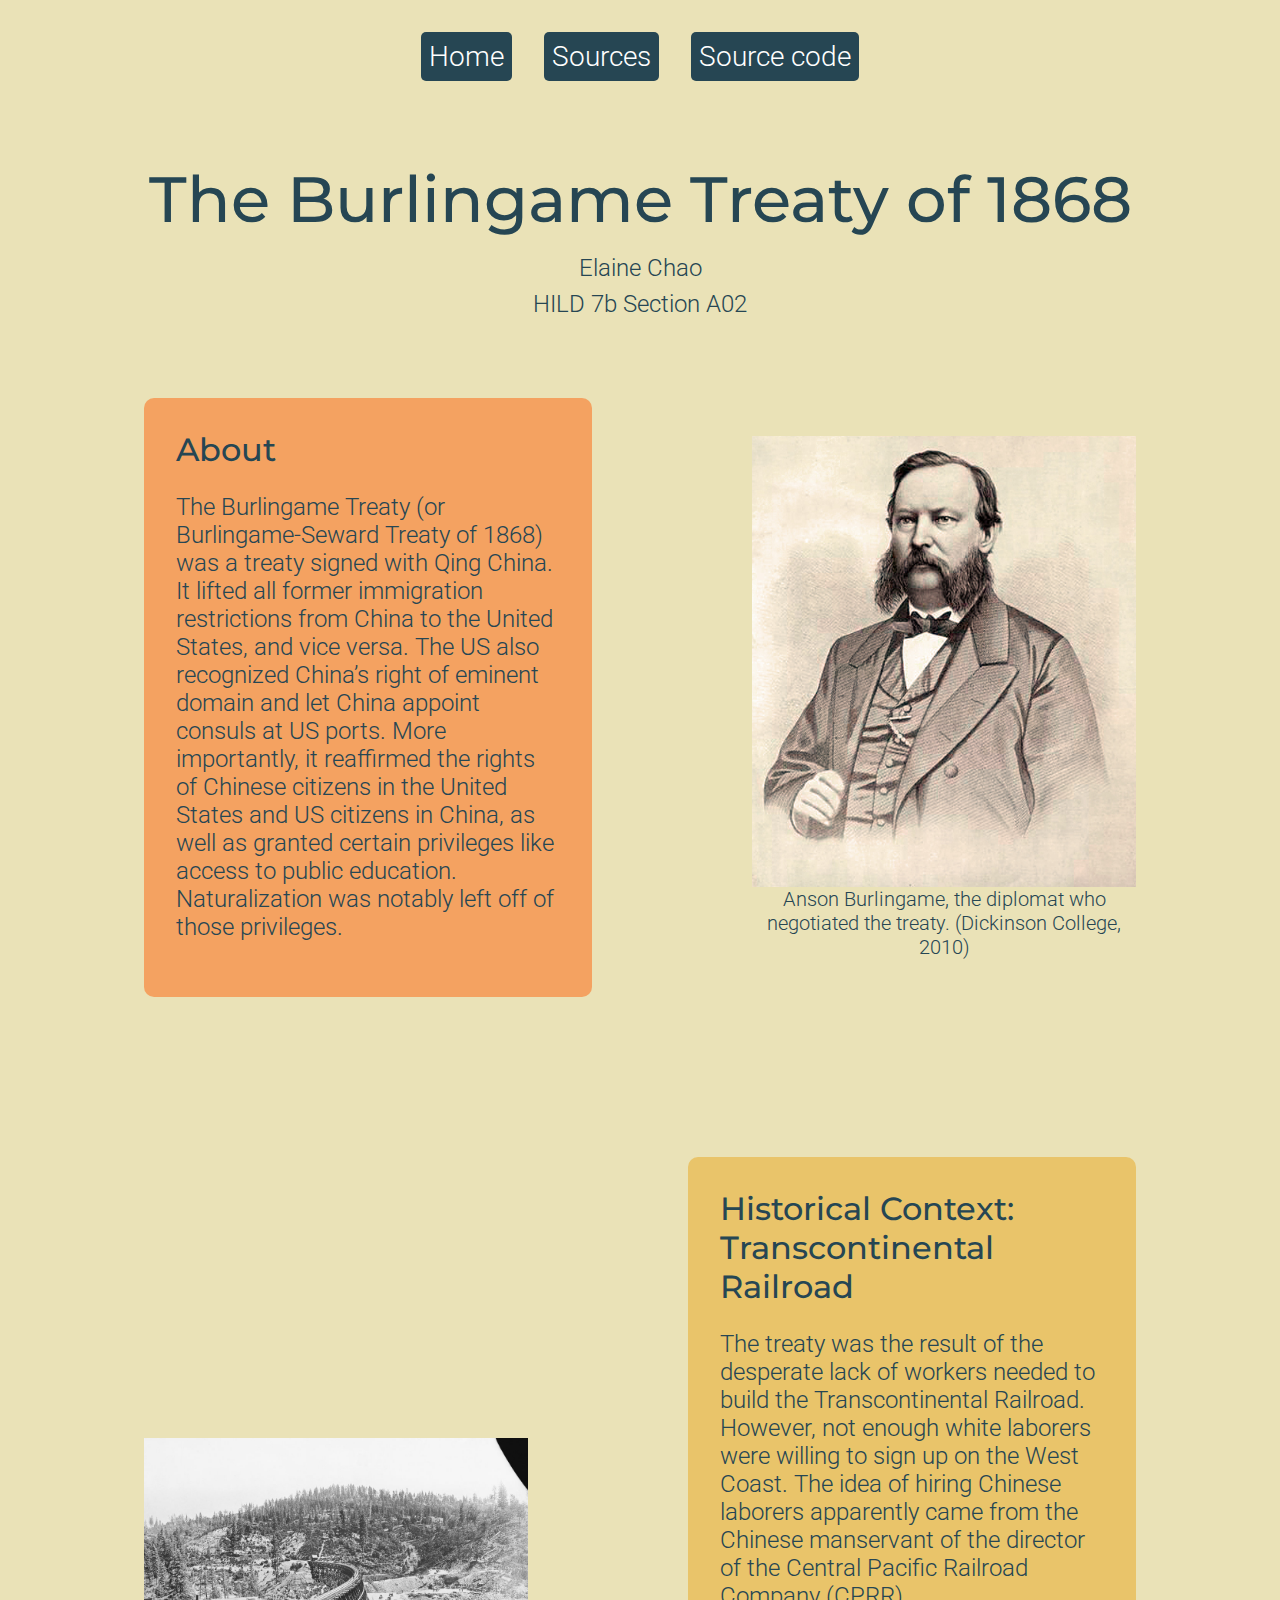
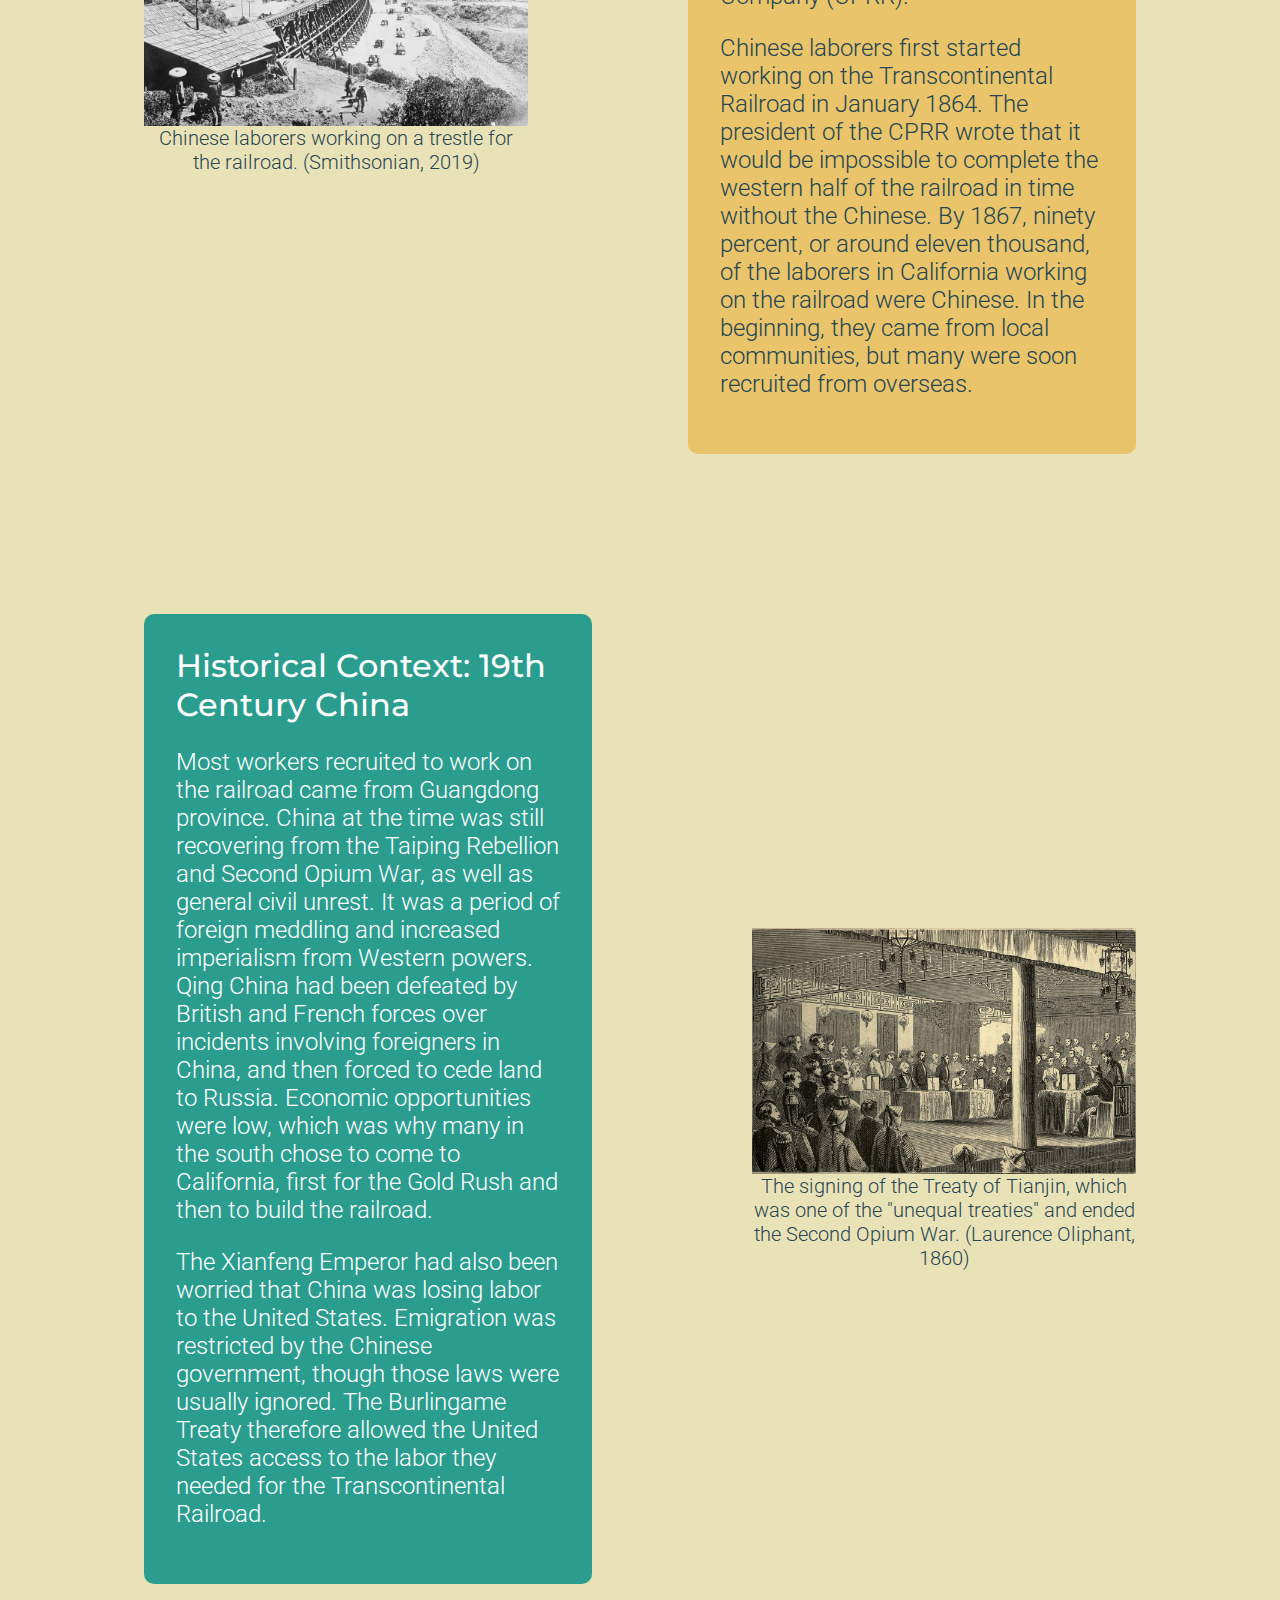
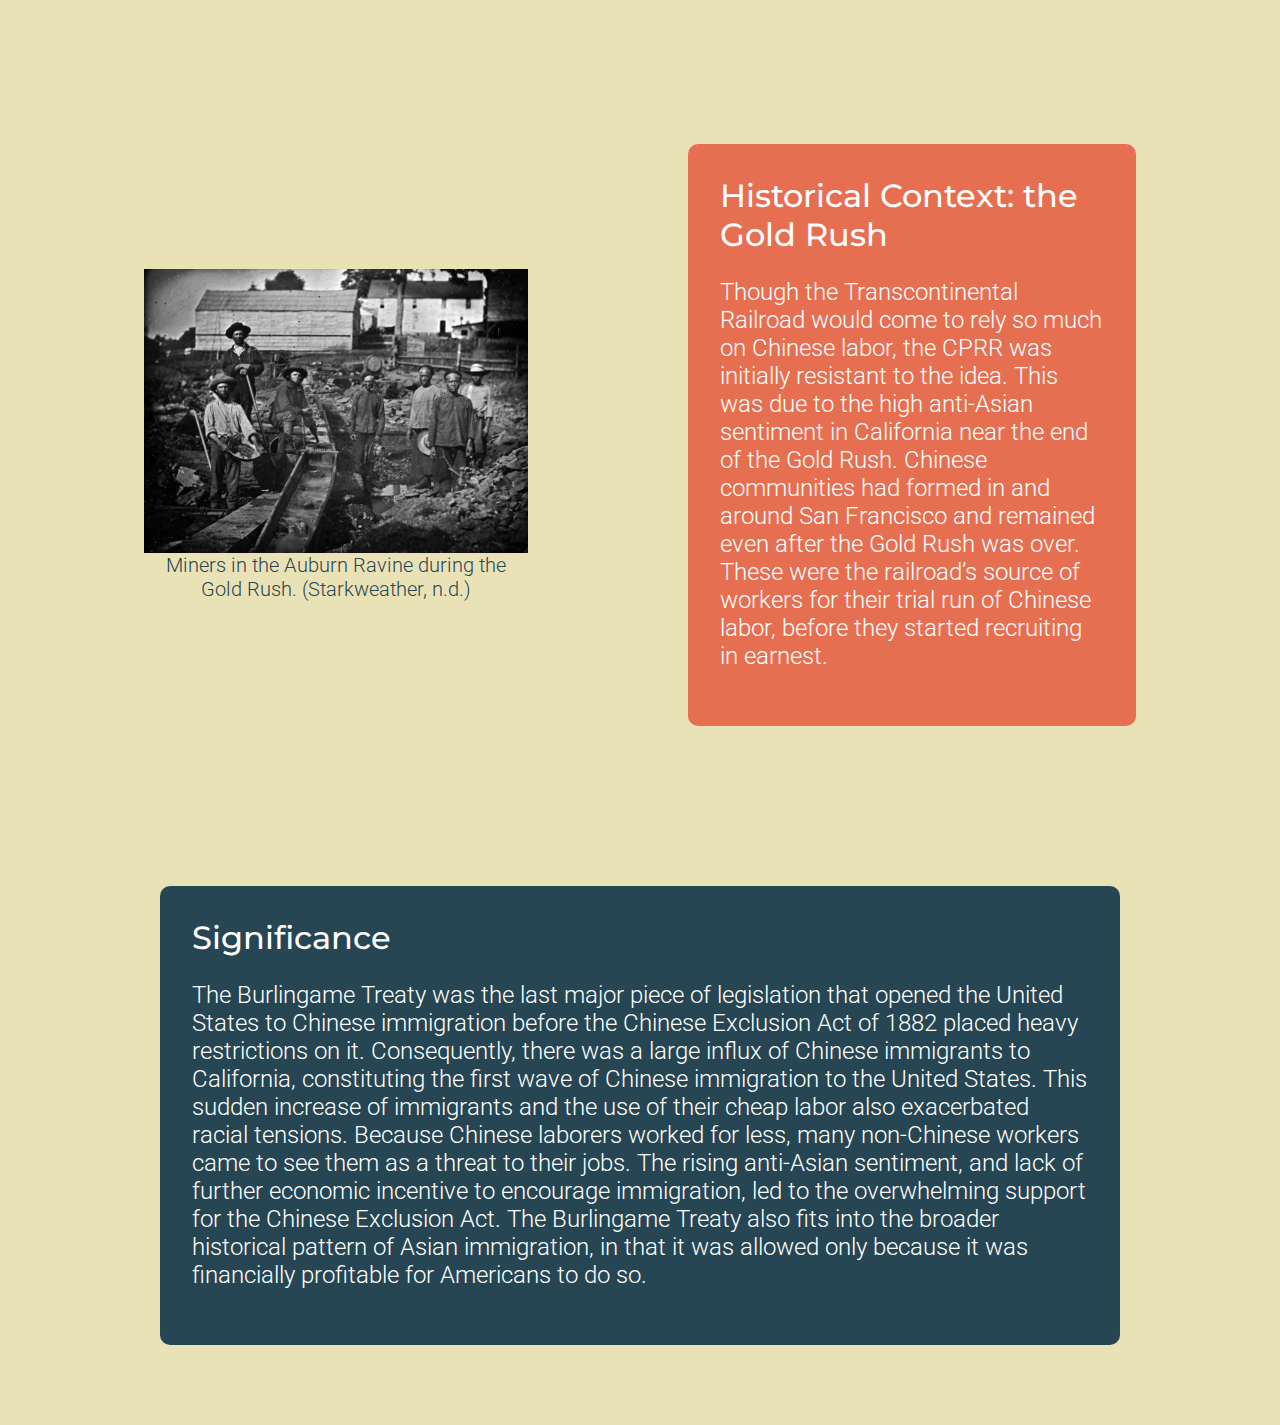
<file: index.html>
<!doctype html>
<html>
<head>
<meta charset="utf-8">
<title>Burlingame Treaty- Hild 7b project</title>
<link href="https://fonts.googleapis.com/css2?family=Merriweather:wght@300;400;700&family=Montserrat:wght@200;300;400;500;600&family=Roboto:ital,wght@0,300;0,400;0,500;1,300;1,400&display=swap" rel="stylesheet">
<link href="css/fonts.css" type="text/css" rel="stylesheet">
<link href="css/colors.css" type="text/css" rel="stylesheet"> 
<link href="css/layout.css" type="text/css" rel="stylesheet">
<meta name="description" content="HILD7B project">
<meta http-equiv="author" content="Elaine Chao">
<meta name="robots" content = "noimageindex">
</head>

<body>
    <div class="header">
        <a class = "navlink" href = "./index.html">Home</a>
        <a class = "navlink" href = "./sources.html">Sources</a>
        <a class = "navlink" href = "https://github.com/sol-reveille/hild7b-project" target="_blank">Source code</a>
    </div>
    <h1>The Burlingame Treaty of 1868</h1>
    <p class="credit">Elaine Chao</p>
    <p class="credit"> HILD 7b Section A02</p>
    <div id="row1" class="row">
        <div id="about" class="textbox">
            <h2>About</h2>
            <p>
                The Burlingame Treaty (or Burlingame-Seward Treaty of 1868) was a treaty signed with Qing China. It lifted all former immigration restrictions from China to the United States,
                and vice versa. The US also recognized China’s right of eminent domain and let China appoint consuls at US ports. More importantly, it reaffirmed the rights of Chinese 
                citizens in the United States and US citizens in China, as well as granted certain privileges like access to public education. Naturalization was notably left off of those privileges.
            </p>
        </div>
            <div id="burlingame" class="image">
                <img src="images/HD_burlingameA.jpg" alt="anson burlingame" >
                <div class="caption">
                    <p>Anson Burlingame, the diplomat who negotiated the treaty. (Dickinson College, 2010)</p>
                </div>
            </div>
    </div>
    <div class="row">
            <div id="railroad" class="image">
                <img src="images/transrail.jpg" alt="transcontinental railroad" id="transrail">
                <div class="caption">
                    <p>Chinese laborers working on a trestle for the railroad. (Smithsonian, 2019)</p>
                </div>
            </div>     
            <div id="context1" class="textbox">
                <h2>Historical Context: Transcontinental Railroad</h2>
                <p>
                    The treaty was the result of the desperate lack of workers needed to build the Transcontinental Railroad. However, not enough white laborers were willing to sign up on the 
                    West Coast. The idea of hiring Chinese laborers apparently came from the Chinese manservant of the director of the Central Pacific Railroad Company (CPRR).
                </p>
                <p>
                    Chinese laborers first started working on the Transcontinental Railroad in January 1864. The president of the CPRR wrote that it would be impossible to complete the western 
                    half of the railroad in time without the Chinese. By 1867, ninety percent, or around eleven thousand, of the laborers in California working on the railroad were Chinese. In the 
                    beginning, they came from local communities, but many were soon recruited from overseas.
                </p>
            </div>  
    </div>
    <div class="row">
        <div id="context2" class="textbox">
            <h2>Historical Context: 19th Century China</h2>
            <p>
                Most workers recruited to work on the railroad came from Guangdong province. China at the time was still recovering from the Taiping Rebellion and Second Opium War, as well as 
                general civil unrest. It was a period of foreign meddling and increased imperialism from Western powers. Qing China had been defeated by British and French forces over incidents 
                involving foreigners in China, and then forced to cede land to Russia. Economic opportunities were low, which was why many in the south chose to come to California, first for the 
                Gold Rush and then to build the railroad.
            </p>
            <p>
                The Xianfeng Emperor had also been worried that China was losing labor to the United States. Emigration was restricted by the Chinese government, though those laws were usually ignored. 
                The Burlingame Treaty therefore allowed the United States access to the labor they needed for the Transcontinental Railroad.
            </p>
        </div>
            <div id="qing" class="image">
                <img src="images/1280px-Signing_the_Treaty_of_Tientsin.jpg" alt="treaty of tianjin" id="tianjin">
                <div class="caption">
                    <p>The signing of the Treaty of Tianjin, which was one of the "unequal treaties" and ended the Second Opium War. (Laurence Oliphant, 1860) </p>
                </div>
            </div>
        
    </div>
    <div class="row">
            <div id="gold" class="image">
                <img src="images/goldrush.png" alt="gold rush" id="goldrush">
                <div class="caption">
                    <p>Miners in the Auburn Ravine during the Gold Rush. (Starkweather, n.d.) </p>
                </div>
            </div>
            <div id="context3" class="textbox">
                <h2>Historical Context: the Gold Rush</h2>
                <p>
                    Though the Transcontinental Railroad would come to rely so much on Chinese labor, the CPRR was initially resistant to the idea. This was due to the high anti-Asian sentiment in 
                    California near the end of the Gold Rush. Chinese communities had formed in and around San Francisco and remained even after the Gold Rush was over. These were the railroad’s source 
                    of workers for their trial run of Chinese labor, before they started recruiting in earnest.
                </p>
            </div>
    </div>
    <div class="row">
        <div id="significance" class="textbox">
            <h2>Significance</h2>
            <p>
                The Burlingame Treaty was the last major piece of legislation that opened the United States to Chinese immigration before the Chinese Exclusion Act of 1882 placed heavy restrictions on it. 
                Consequently, there was a large influx of Chinese immigrants to California, constituting the first wave of Chinese immigration to the United States. This sudden increase of immigrants and 
                the use of their cheap labor also exacerbated racial tensions. Because Chinese laborers worked for less, many non-Chinese workers came to see them as a threat to their jobs. The rising 
                anti-Asian sentiment, and lack of further economic incentive to encourage immigration, led to the overwhelming support for the Chinese Exclusion Act. The Burlingame Treaty also fits into the
                broader historical pattern of Asian immigration, in that it was allowed only because it was financially profitable for Americans to do so. 
            </p>
        </div>
    </div>
</body>
</file>
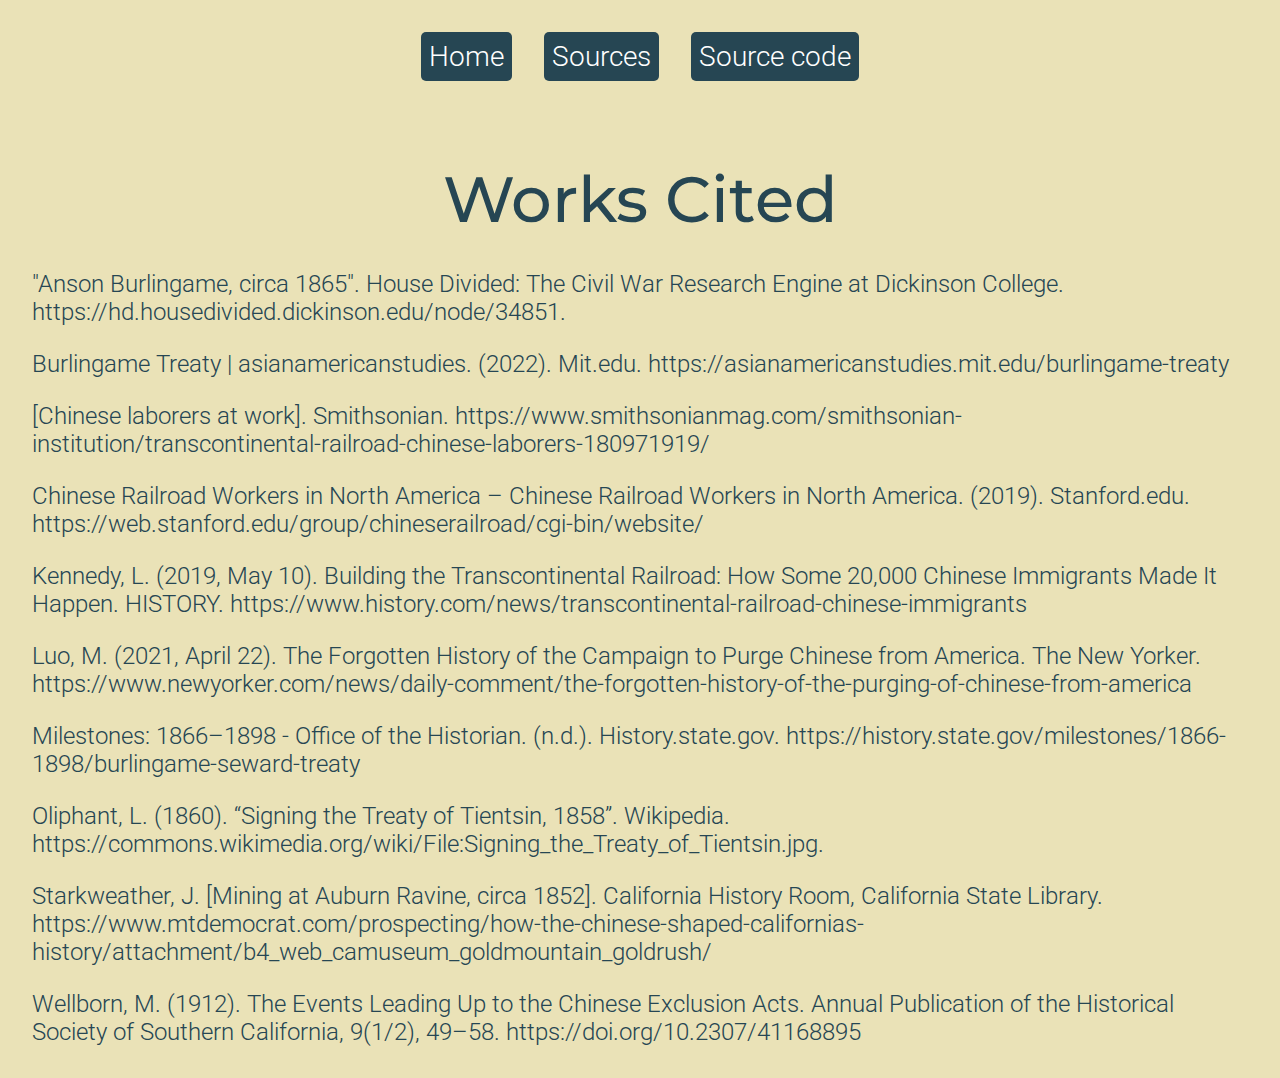
<file: sources.html>
<!doctype html>
<html>
<head>
<meta charset="utf-8">
<title>Burlingame Treaty- sources</title>
<link href="https://fonts.googleapis.com/css2?family=Merriweather:wght@300;400;700&family=Montserrat:wght@200;300;400;500;600&family=Roboto:ital,wght@0,300;0,400;0,500;1,300;1,400&display=swap" rel="stylesheet">
<link href="css/fonts.css" type="text/css" rel="stylesheet">
<link href="css/colors.css" type="text/css" rel="stylesheet"> 
<link href="css/layout.css" type="text/css" rel="stylesheet">
<meta name="description" content="HILD7B project">
<meta http-equiv="author" content="Elaine Chao">
<meta name="robots" content = "noimageindex">
</head>

<body>
    <div class="header">
        <a class = "navlink" href = "./index.html">Home</a>
        <a class = "navlink" href = "./sources.html">Sources</a>
        <a class = "navlink" href = "https://github.com/sol-reveille/hild7b-project" target="_blank">Source code</a>
    </div>
    <h1> Works Cited </h1>
    <div id="citations">
        <p>
            "Anson Burlingame, circa 1865". House Divided: The Civil War Research Engine at Dickinson College. https://hd.housedivided.dickinson.edu/node/34851.
        </p>
        <p>
            Burlingame Treaty | asianamericanstudies. (2022). Mit.edu. https://asianamericanstudies.mit.edu/burlingame-treaty
        </p>
        <p>
            [Chinese laborers at work]. Smithsonian. https://www.smithsonianmag.com/smithsonian-institution/transcontinental-railroad-chinese-laborers-180971919/
        </p>
        <p>
            Chinese Railroad Workers in North America – Chinese Railroad Workers in North America. (2019). Stanford.edu. https://web.stanford.edu/group/chineserailroad/cgi-bin/website/
        </p>
        <p>
            Kennedy, L. (2019, May 10). Building the Transcontinental Railroad: How Some 20,000 Chinese Immigrants Made It Happen. HISTORY. https://www.history.com/news/transcontinental-railroad-chinese-immigrants
        </p>
        <p>
            Luo, M. (2021, April 22). The Forgotten History of the Campaign to Purge Chinese from America. The New Yorker. https://www.newyorker.com/news/daily-comment/the-forgotten-history-of-the-purging-of-chinese-from-america
        </p>
        <p>
            Milestones: 1866–1898 - Office of the Historian. (n.d.). History.state.gov. https://history.state.gov/milestones/1866-1898/burlingame-seward-treaty
        </p>
        <p>
            Oliphant, L. (1860). “Signing the Treaty of Tientsin, 1858”. Wikipedia. https://commons.wikimedia.org/wiki/File:Signing_the_Treaty_of_Tientsin.jpg.
        </p>
        <p>
            Starkweather, J. [Mining at Auburn Ravine, circa 1852]. California History Room, California State Library. https://www.mtdemocrat.com/prospecting/how-the-chinese-shaped-californias-history/attachment/b4_web_camuseum_goldmountain_goldrush/
        </p>
        <p>
            ‌Wellborn, M. (1912). The Events Leading Up to the Chinese Exclusion Acts. Annual Publication of the Historical Society of Southern California, 9(1/2), 49–58. https://doi.org/10.2307/41168895
        </p>
    </div>
</body>
</file>
<file: css/fonts.css>
body,
a {
    font-family: "Roboto", sans-serif;
    font-weight: 300;
}

h1 {
    font-family: "Montserrat", sans-serif;
    font-size: 400%;
    font-weight: 500;
}

h2 {
    font-family: "Montserrat", sans-serif;
    font-size: 200%;
    font-weight: 500;
}

p {
    font-size: 150%;
}

h3 {
    font-family: "Roboto", sans-serif;
    font-weight: normal;
    font-size: 125%;
}

div.caption p {
    font-size: 125%;
}

.header a {
    font-size: 175%;
}

div.textbox{
    border-radius: 10px;
}
</file>
<file: css/colors.css>
body{
    background-color: #eae2b7;
}

.header a.navlink{
    background-color: #264653;
    color: white;
    text-decoration: none;
}

.header a:hover{
    background-color: #2a9d8f;
    color: white;
}

.header{
    background: transparent;
}

div#about{
    background-color: #f4a261;
}

h1, h2, p{
    color: #264653;
}

div#context2{
    background-color: #2a9d8f;
    color: white;
}

div#context1{
    background-color: #e9c46a;
}

div#context3{
    background-color: #e76f51;
}

div#significance{
    background-color:#264653;
}

div#context3 p,
div#context3 h2,
div#context2 p,
div#context2 h2,
div#significance p,
div#significance h2{
    color: white;
}
</file>
<file: css/layout.css>
html,
body {
    width: 100%;
    overflow-x: hidden;
    margin: 0;
}

div.row{
    display: flex;
    flex-direction: row;
    flex-wrap: wrap;
    overflow: auto;
    width: 100%;
    justify-content: center;
    padding-top: 5rem;
    padding-bottom: 5rem;
}

div.textbox{
    width: 30%;
    height: 100%;
    margin-left: 5rem;
    margin-right: 5rem;
    padding: 2rem;
    margin-top: auto;
    margin-bottom: auto;
}

div.image{
    width: 30%;
    margin-left: 5rem;
    margin-right: 5rem;
    display: flex;
    flex-direction: column;
    height: 100%;
    vertical-align: middle;
    margin-top: auto;
    margin-bottom: auto;
}

img{
    margin: 0;
}

div.caption p{
    margin: 0;
    text-align: center;
}

img#transrail,
#tianjin,
#goldrush{
    width: 100%;
}

div#significance{
    width: 70%;
}

.header{
    display: inline-flex;
    flex-direction: row;
    justify-content: center;
    margin: auto;
    width: 100%;
    position: fixed;
    top: 0;
    margin-top: 1rem;
}

.header a.navlink{
    margin: 1rem;
    padding: 0.5rem;
    border-radius: 5px;
}

h2{
    margin-bottom: 0.5rem;
    margin-top: 0;
}

h1{
    text-align: center;
    padding-top: 10rem;
    margin: 0;
    margin-bottom: 1rem;
}

#citations{
    margin: 2rem;
}

.credit{
    text-align: center;
    margin-bottom: 0;
    margin-top: 0.5rem; 
}
</file>
